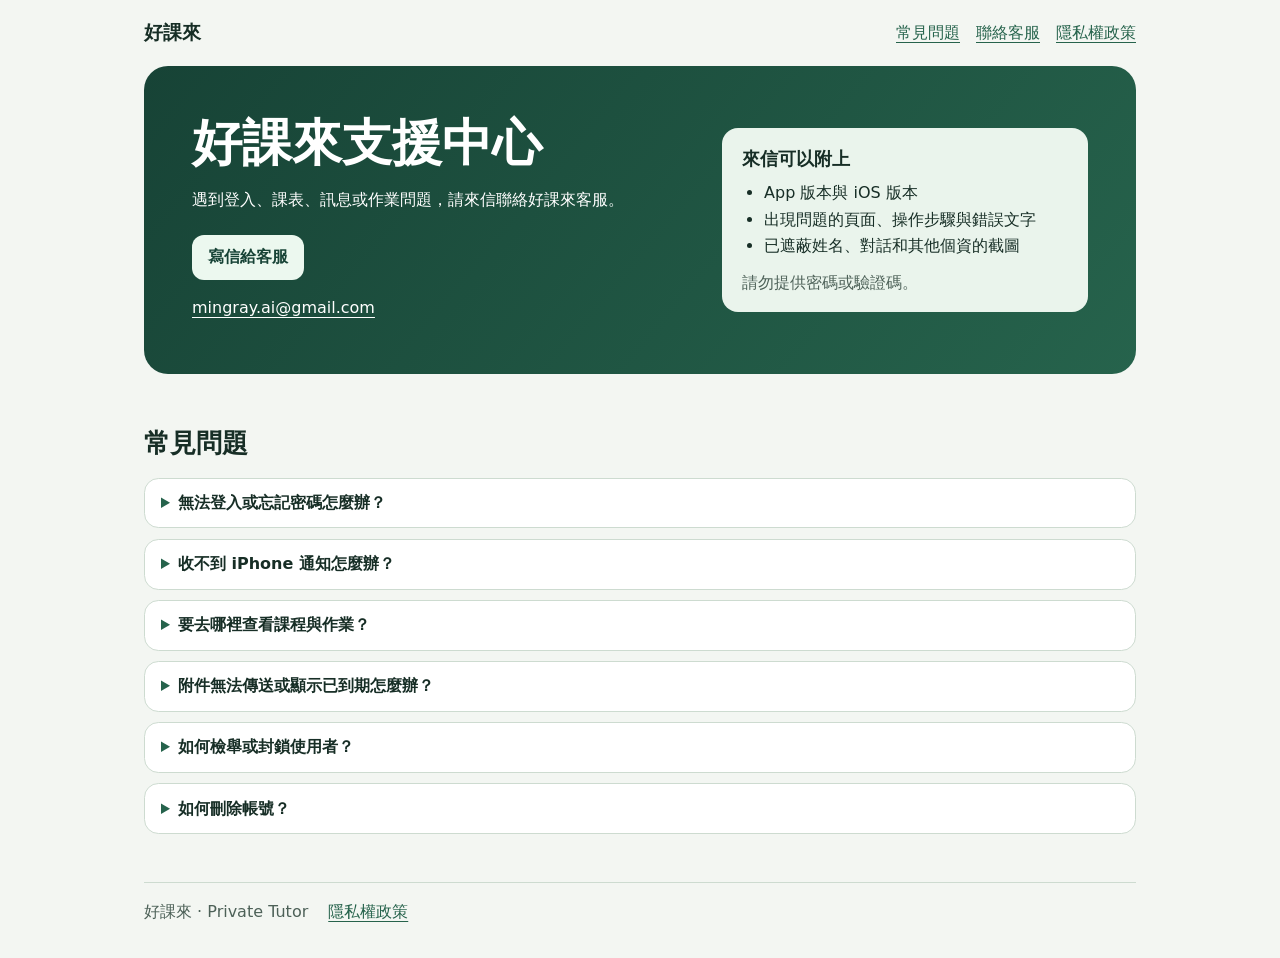
<file: index.html>
<!doctype html>
<html lang="zh-Hant-TW">
<head>
  <meta charset="utf-8">
  <meta name="viewport" content="width=device-width, initial-scale=1">
  <meta name="description" content="聯絡好課來客服，查詢帳號、課表、訊息、附件與 iPhone 通知的常見問題。">
  <meta name="color-scheme" content="light dark">
  <title>好課來｜支援中心</title>
  <link rel="stylesheet" href="style.css">
</head>
<body>
  <a class="skip" href="#main">跳至主要內容</a>
  <header class="top wrap">
    <span class="brand">好課來</span>
    <nav aria-label="頁面導覽"><a href="#faq">常見問題</a><a href="#contact">聯絡客服</a><a href="privacy/">隱私權政策</a></nav>
  </header>
  <main id="main" class="wrap">
    <section id="contact" class="hero" aria-labelledby="title">
      <div class="hero-text">
        <h1 id="title">好課來支援中心</h1>
        <p>遇到登入、課表、訊息或作業問題，請來信聯絡好課來客服。</p>
        <a class="action" href="mailto:mingray.ai@gmail.com?subject=%E5%A5%BD%E8%AA%B2%E4%BE%86%20App%20%E6%94%AF%E6%8F%B4">寫信給客服</a>
        <a class="email" href="mailto:mingray.ai@gmail.com">mingray.ai@gmail.com</a>
      </div>
      <aside class="note" aria-labelledby="before">
        <h2 id="before">來信可以附上</h2>
        <ul>
          <li>App 版本與 iOS 版本</li>
          <li>出現問題的頁面、操作步驟與錯誤文字</li>
          <li>已遮蔽姓名、對話和其他個資的截圖</li>
        </ul>
        <p>請勿提供密碼或驗證碼。</p>
      </aside>
    </section>

    <section id="faq" class="faq" aria-labelledby="faq-title">
      <h2 id="faq-title">常見問題</h2>
      <details>
        <summary>無法登入或忘記密碼怎麼辦？</summary>
        <p>請確認網路正常，並檢查帳號名稱與密碼大小寫。如果還是無法登入或忘記密碼，請來信提供帳號名稱和畫面上的錯誤訊息。</p>
      </details>
      <details>
        <summary>收不到 iPhone 通知怎麼辦？</summary>
        <p>在好課來的「我的」→「通知偏好」打開需要的通知類型。也請到 iPhone 的「設定」→「通知」→「好課來」確認「允許通知」已開啟。</p>
      </details>
      <details>
        <summary>要去哪裡查看課程與作業？</summary>
        <p>到「課表」點選日期，即可查看當天課程。在「學習」可切換「作業」和「課後聯絡簿」，查看繳交期限、老師回饋與課後紀錄。</p>
      </details>
      <details>
        <summary>附件無法傳送或顯示已到期怎麼辦？</summary>
        <p>聊天與作業支援照片、影片和檔案，每個附件上限 25 MB。附件連續 30 天未開啟會到期，從未開啟則從上傳日起算。到期後請聯絡原傳送者重新分享。</p>
      </details>
      <details>
        <summary>如何檢舉或封鎖使用者？</summary>
        <p>在聊天室點右上方「聊天室選項」，即可檢舉或封鎖使用者。如果是家庭聊天室，先選擇對應成員。無法從 App 操作時可使用上方客服信箱。</p>
      </details>
      <details>
        <summary>如何刪除帳號？</summary>
        <p>登入後到「我的」→「帳號管理」→「刪除帳號」，確認後會一併刪除帳號的刊登、對話及排課紀錄。如果因無法登入而無法操作，請來信聯絡客服。</p>
      </details>
    </section>
  </main>
  <footer class="wrap foot"><span>好課來 · Private Tutor</span><a href="privacy/">隱私權政策</a></footer>
</body>
</html>
</file>
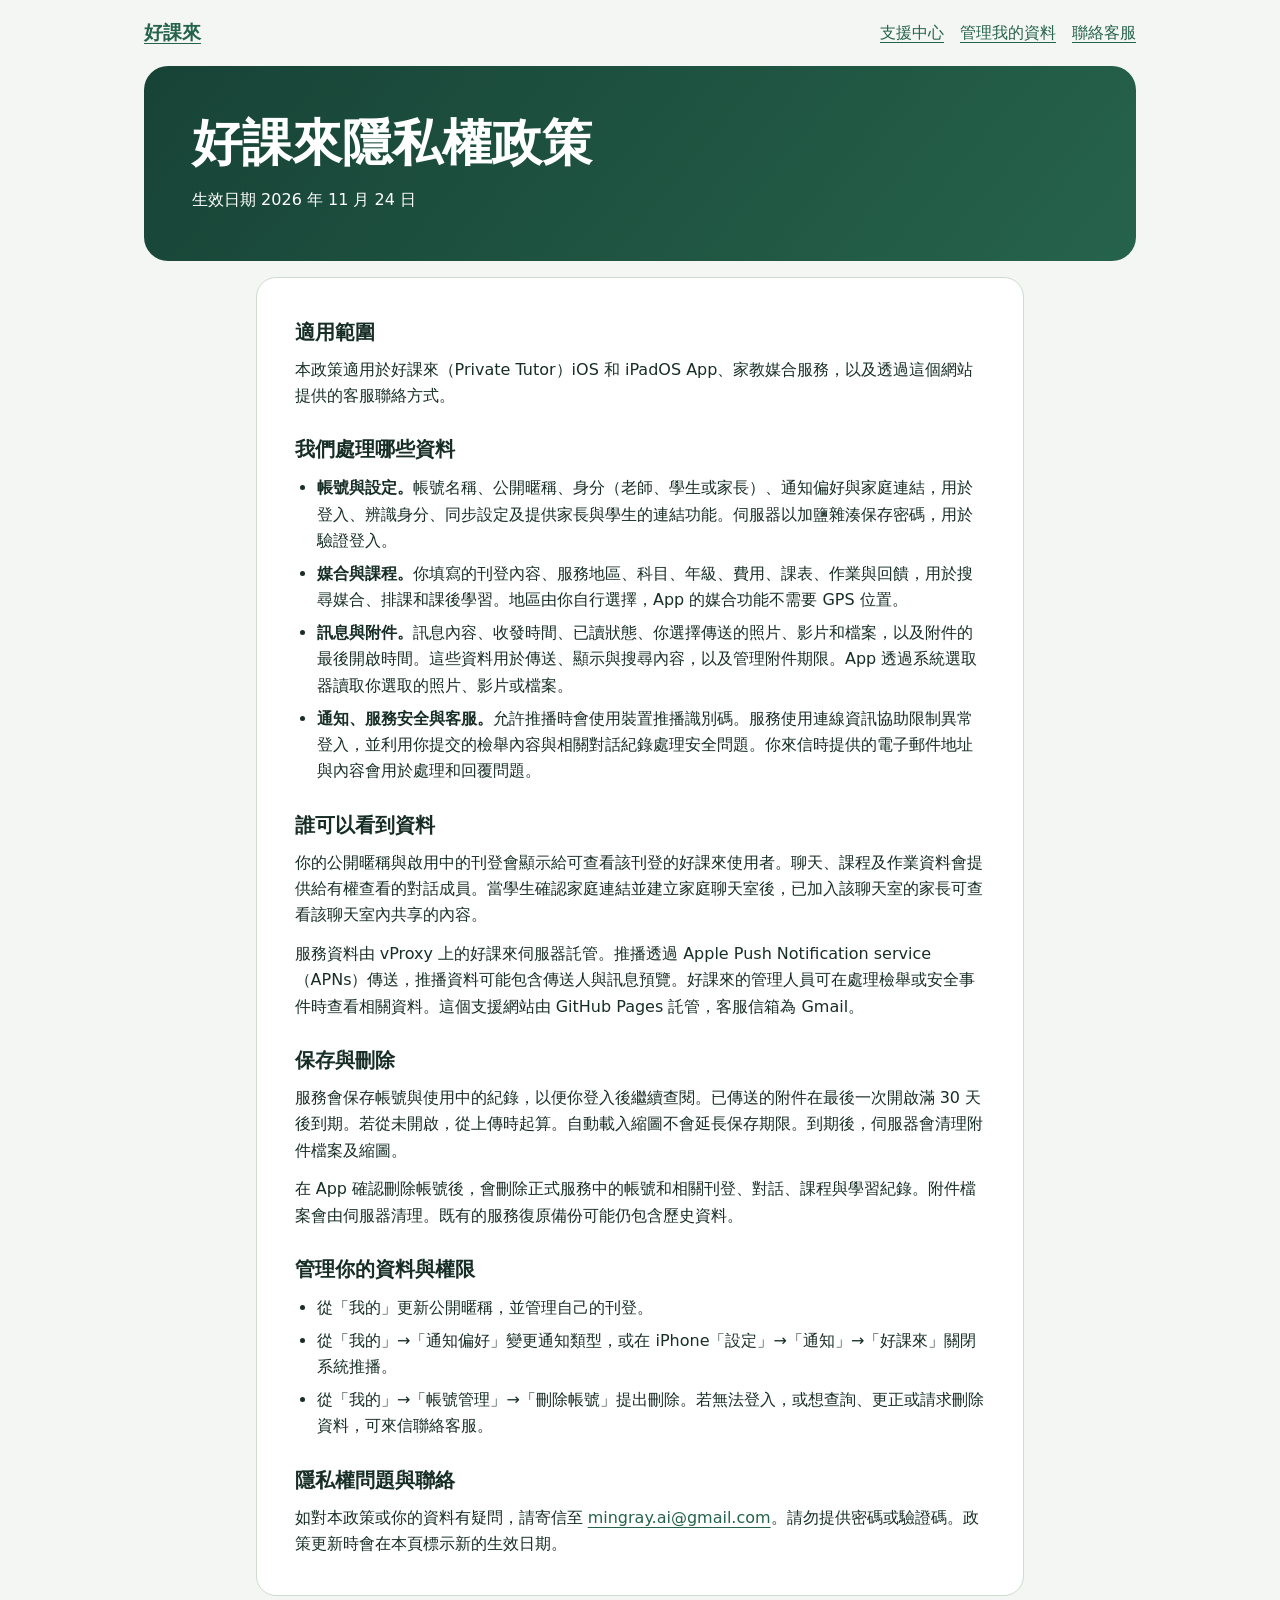
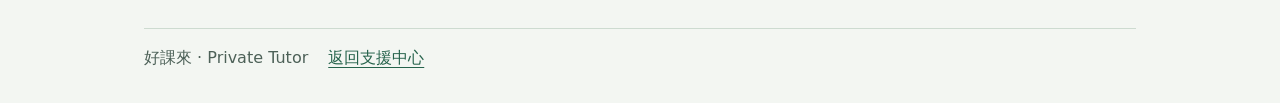
<file: privacy/index.html>
<!doctype html>
<html lang="zh-Hant-TW">
<head>
  <meta charset="utf-8">
  <meta name="viewport" content="width=device-width, initial-scale=1">
  <meta name="description" content="好課來 App 的隱私權政策。說明資料如何使用、分享、保留與刪除，以及如何聯絡客服。">
  <meta name="color-scheme" content="light dark">
  <title>好課來｜隱私權政策</title>
  <link rel="stylesheet" href="../style.css">
</head>
<body>
  <a class="skip" href="#main">跳至主要內容</a>
  <header class="top wrap">
    <a class="brand" href="../">好課來</a>
    <nav aria-label="頁面導覽"><a href="../">支援中心</a><a href="#choices">管理我的資料</a><a href="#contact">聯絡客服</a></nav>
  </header>
  <main id="main" class="wrap">
    <header class="policy-intro">
      <h1>好課來隱私權政策</h1>
      <p>生效日期 <time datetime="2026-11-24">2026 年 11 月 24 日</time></p>
    </header>
    <article class="policy">
      <section aria-labelledby="scope-title">
        <h2 id="scope-title">適用範圍</h2>
        <p>本政策適用於好課來（Private Tutor）iOS 和 iPadOS App、家教媒合服務，以及透過這個網站提供的客服聯絡方式。</p>
      </section>
      <section aria-labelledby="data-title">
        <h2 id="data-title">我們處理哪些資料</h2>
        <ul>
          <li><strong>帳號與設定。</strong>帳號名稱、公開暱稱、身分（老師、學生或家長）、通知偏好與家庭連結，用於登入、辨識身分、同步設定及提供家長與學生的連結功能。伺服器以加鹽雜湊保存密碼，用於驗證登入。</li>
          <li><strong>媒合與課程。</strong>你填寫的刊登內容、服務地區、科目、年級、費用、課表、作業與回饋，用於搜尋媒合、排課和課後學習。地區由你自行選擇，App 的媒合功能不需要 GPS 位置。</li>
          <li><strong>訊息與附件。</strong>訊息內容、收發時間、已讀狀態、你選擇傳送的照片、影片和檔案，以及附件的最後開啟時間。這些資料用於傳送、顯示與搜尋內容，以及管理附件期限。App 透過系統選取器讀取你選取的照片、影片或檔案。</li>
          <li><strong>通知、服務安全與客服。</strong>允許推播時會使用裝置推播識別碼。服務使用連線資訊協助限制異常登入，並利用你提交的檢舉內容與相關對話紀錄處理安全問題。你來信時提供的電子郵件地址與內容會用於處理和回覆問題。</li>
        </ul>
      </section>
      <section aria-labelledby="sharing-title">
        <h2 id="sharing-title">誰可以看到資料</h2>
        <p>你的公開暱稱與啟用中的刊登會顯示給可查看該刊登的好課來使用者。聊天、課程及作業資料會提供給有權查看的對話成員。當學生確認家庭連結並建立家庭聊天室後，已加入該聊天室的家長可查看該聊天室內共享的內容。</p>
        <p>服務資料由 vProxy 上的好課來伺服器託管。推播透過 Apple Push Notification service（APNs）傳送，推播資料可能包含傳送人與訊息預覽。好課來的管理人員可在處理檢舉或安全事件時查看相關資料。這個支援網站由 GitHub Pages 託管，客服信箱為 Gmail。</p>
      </section>
      <section aria-labelledby="retention-title">
        <h2 id="retention-title">保存與刪除</h2>
        <p>服務會保存帳號與使用中的紀錄，以便你登入後繼續查閱。已傳送的附件在最後一次開啟滿 30 天後到期。若從未開啟，從上傳時起算。自動載入縮圖不會延長保存期限。到期後，伺服器會清理附件檔案及縮圖。</p>
        <p>在 App 確認刪除帳號後，會刪除正式服務中的帳號和相關刊登、對話、課程與學習紀錄。附件檔案會由伺服器清理。既有的服務復原備份可能仍包含歷史資料。</p>
      </section>
      <section id="choices" aria-labelledby="choices-title">
        <h2 id="choices-title">管理你的資料與權限</h2>
        <ul>
          <li>從「我的」更新公開暱稱，並管理自己的刊登。</li>
          <li>從「我的」→「通知偏好」變更通知類型，或在 iPhone「設定」→「通知」→「好課來」關閉系統推播。</li>
          <li>從「我的」→「帳號管理」→「刪除帳號」提出刪除。若無法登入，或想查詢、更正或請求刪除資料，可來信聯絡客服。</li>
        </ul>
      </section>
      <section id="contact" aria-labelledby="contact-title">
        <h2 id="contact-title">隱私權問題與聯絡</h2>
        <p>如對本政策或你的資料有疑問，請寄信至 <a href="mailto:mingray.ai@gmail.com?subject=%E5%A5%BD%E8%AA%B2%E4%BE%86%20App%20%E9%9A%B1%E7%A7%81%E6%AC%8A">mingray.ai@gmail.com</a>。請勿提供密碼或驗證碼。政策更新時會在本頁標示新的生效日期。</p>
      </section>
    </article>
  </main>
  <footer class="wrap foot"><span>好課來 · Private Tutor</span><a href="../">返回支援中心</a></footer>
</body>
</html>
</file>
<file: style.css>
:root {
  color-scheme: light dark;
  --page: #f3f6f2;
  --surface: #fff;
  --ink: #172e26;
  --muted: #4d6158;
  --accent: #26634c;
  --border: #cddbd0;
  --focus: #9a4916;
  font-family: system-ui, -apple-system, "PingFang TC", "Microsoft JhengHei", sans-serif;
  line-height: 1.65;
}

@media (prefers-color-scheme: dark) {
  :root {
    --page: #101916;
    --surface: #1c2923;
    --ink: #eaf3ed;
    --muted: #b1c3ba;
    --accent: #98debb;
    --border: #4a6154;
    --focus: #ffd39b;
  }
}

*, *::before, *::after { box-sizing: border-box; }
body { margin: 0; background: var(--page); color: var(--ink); }
a { color: var(--accent); text-underline-offset: .22em; }
:focus-visible { outline: .18rem solid var(--focus); outline-offset: .25rem; }
.wrap { width: min(100% - 2rem, 62rem); margin-inline: auto; }
.skip { position: absolute; inset: .5rem auto auto .5rem; transform: translateY(-200%); padding: .5rem; background: var(--surface); }
.skip:focus { transform: none; }
.top { display: flex; justify-content: space-between; flex-wrap: wrap; align-items: center; gap: .1rem 1rem; padding-block: .7rem; }
.brand { font-size: 1.2rem; font-weight: 750; }
.top nav { display: flex; flex-wrap: wrap; gap: .25rem 1rem; }
.top nav a { display: inline-flex; align-items: center; min-height: 2.75rem; }
.hero { display: grid; grid-template-columns: minmax(0, 1.32fr) minmax(0, 1fr); gap: clamp(1rem, 4vw, 3rem); align-items: center; padding: clamp(1.25rem, 5vw, 3rem); background: linear-gradient(130deg, #174336, #26634c); color: white; border-radius: 1.5rem; }
h1, h2, p { margin: 0; }
h1 { font-size: clamp(2rem, 5vw, 3.1rem); line-height: 1.2; }
.hero-text p { margin-block: .85rem 1.3rem; max-width: 28rem; }
.action { display: inline-flex; align-items: center; justify-content: center; min-height: 2.75rem; padding: .6rem 1rem; color: #174336; background: #ecf8ef; border-radius: .75rem; font-weight: 750; text-decoration: none; }
.action:hover { background: #d6ecdc; }
.email { display: table; color: white; margin-top: .7rem; overflow-wrap: anywhere; padding-block: .25rem; }
.note { background: #eaf4ec; color: #172e26; border-radius: 1rem; padding: 1rem 1.2rem; }
.note h2 { font-size: 1.15rem; }
.note ul { padding-inline-start: 1.4rem; margin-block: .4rem; }
.note p { color: #4d6158; margin-top: .65rem; }
.faq { margin-block: clamp(1.5rem, 4vw, 3rem); }
.faq h2 { font-size: 1.6rem; margin-bottom: .85rem; }
details { margin-block: .65rem; border: 1px solid var(--border); background: var(--surface); border-radius: .9rem; }
summary { min-height: 3rem; padding: .7rem 1rem; cursor: pointer; font-weight: 680; }
summary::marker { color: var(--accent); }
details[open] summary { color: var(--accent); }
details p { padding: 0 1rem 1rem; color: var(--muted); max-width: 52rem; }
.foot { display: flex; flex-wrap: wrap; gap: .4rem 1.25rem; color: var(--muted); border-top: 1px solid var(--border); padding-block: 1rem 2rem; }
.policy-intro { padding: clamp(1.25rem, 5vw, 3rem); background: linear-gradient(130deg, #174336, #26634c); color: white; border-radius: 1.5rem; }
.policy-intro p { margin-top: .8rem; }
.policy { max-width: 48rem; margin: 1rem auto 2rem; padding: clamp(1.15rem, 4vw, 2.35rem); border: 1px solid var(--border); background: var(--surface); border-radius: 1.25rem; }
.policy section + section { margin-top: 1.5rem; }
.policy h2 { font-size: 1.25rem; margin-bottom: .5rem; }
.policy p + p { margin-top: .75rem; }
.policy ul { margin: .55rem 0; padding-inline-start: 1.4rem; }
.policy li + li { margin-top: .4rem; }
.policy a { overflow-wrap: anywhere; }
[id] { scroll-margin-top: 1rem; }

@media (max-width: 44rem) {
  .hero { grid-template-columns: minmax(0, 1fr); }
}
</file>
